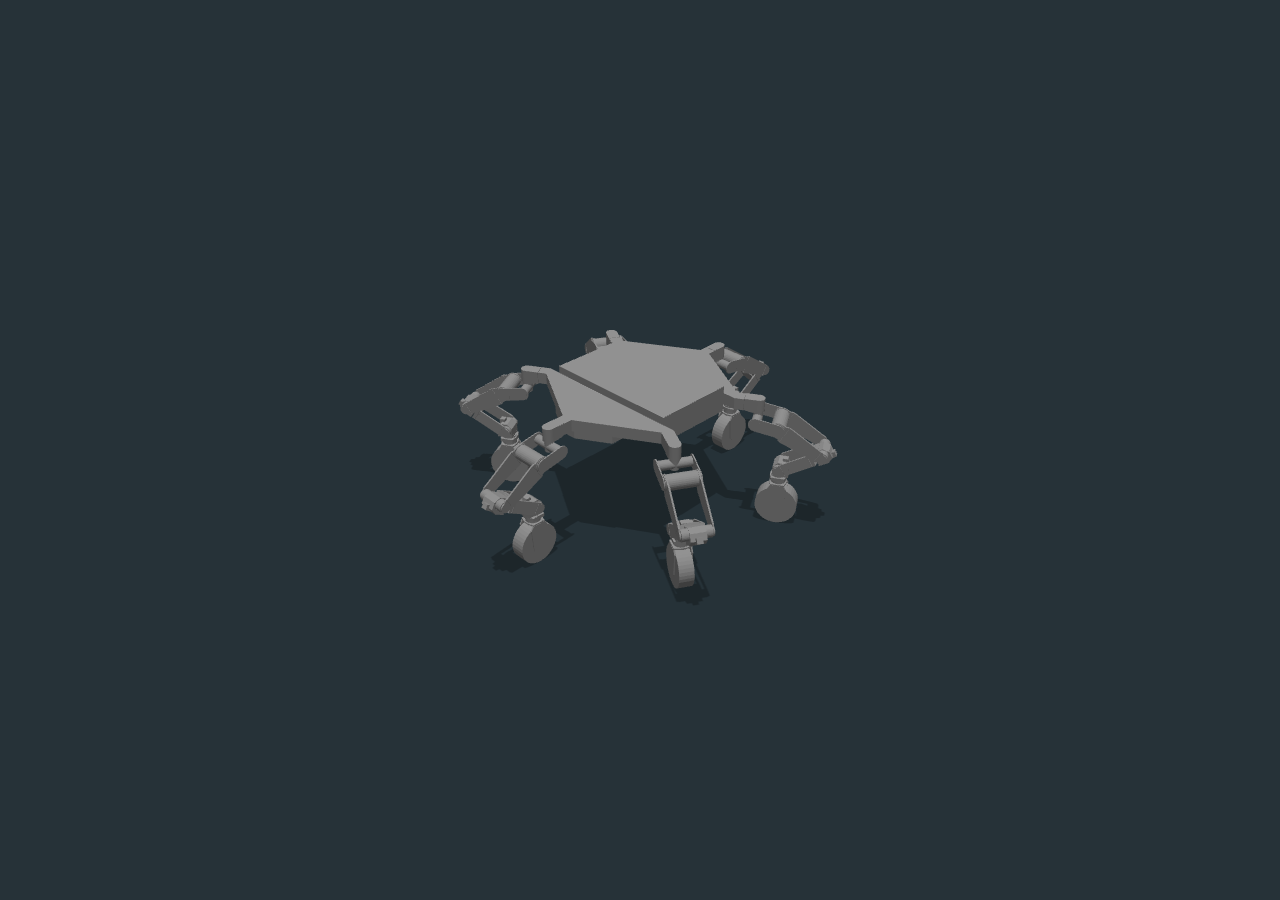
<file: simple.html>
<!DOCTYPE html>
<html>
    <head>
        <meta name="viewport" content="width=device-width, initial-scale=1, maximum-scale=1, user-scalable=no">
        <meta charset="utf-8">

        <title>Simple URDF Loading Example</title>

        <style>html, body {
                box-sizing: border-box;
                margin: 0;
                padding: 0;
                overflow: hidden;
            }</style>
        <script src="redirect.9e0f3bb7.js"></script>
    </head>
    <body>
        <script src="simple.52756071.js"></script>
    </body>
</html>
</file>
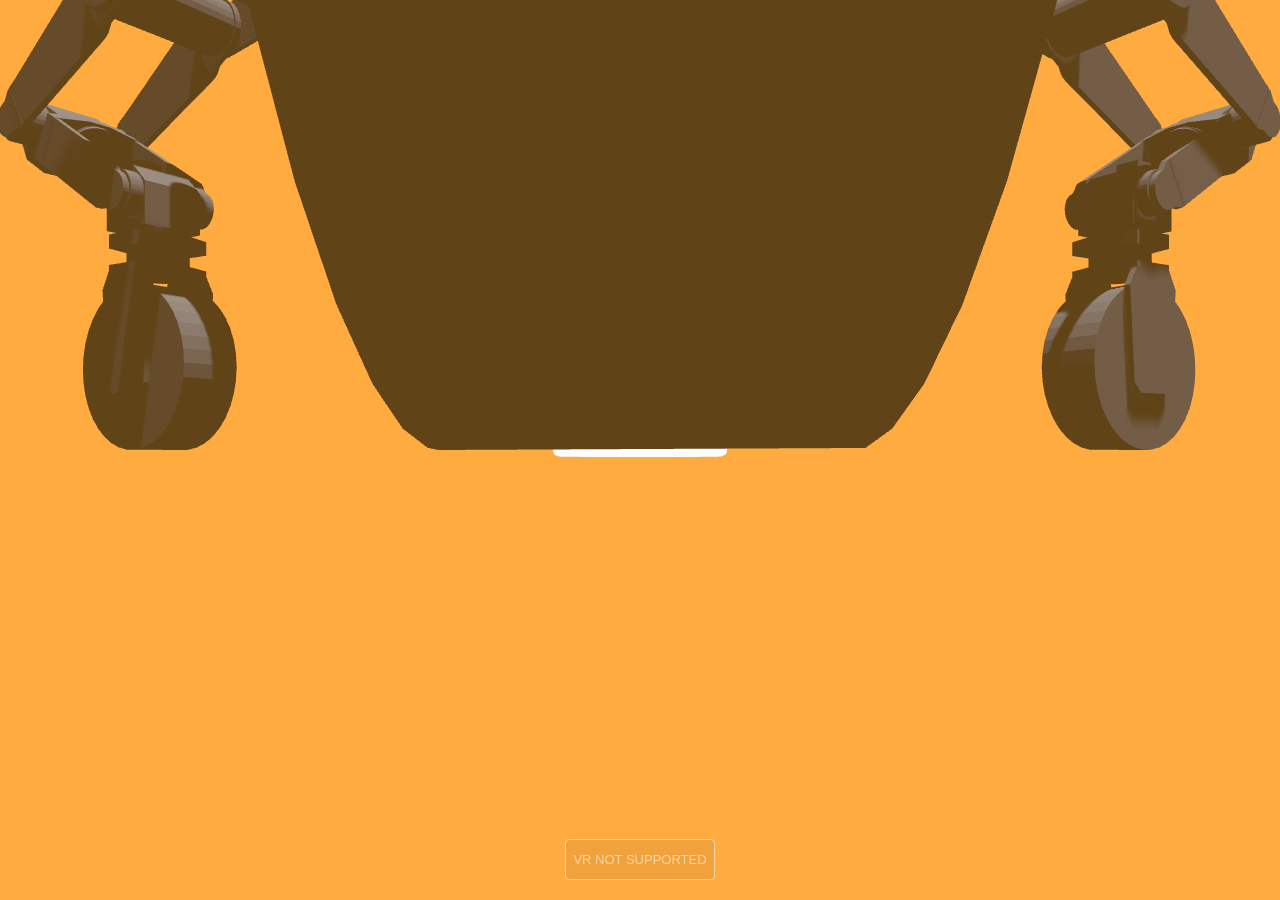
<file: vr.html>
<!DOCTYPE html>
<html>
    <head>
        <meta name="viewport" content="width=device-width, initial-scale=1, maximum-scale=1, user-scalable=no">
        <meta charset="utf-8">

        <title>URDF VR Example</title>

        <style>html, body {
                box-sizing: border-box;
                margin: 0;
                padding: 0;
                overflow: hidden;
            }</style>
        <script src="redirect.9e0f3bb7.js"></script>
    </head>
    <body>
        <script src="vr.103ccd90.js"></script>
    </body>
</html>
</file>
